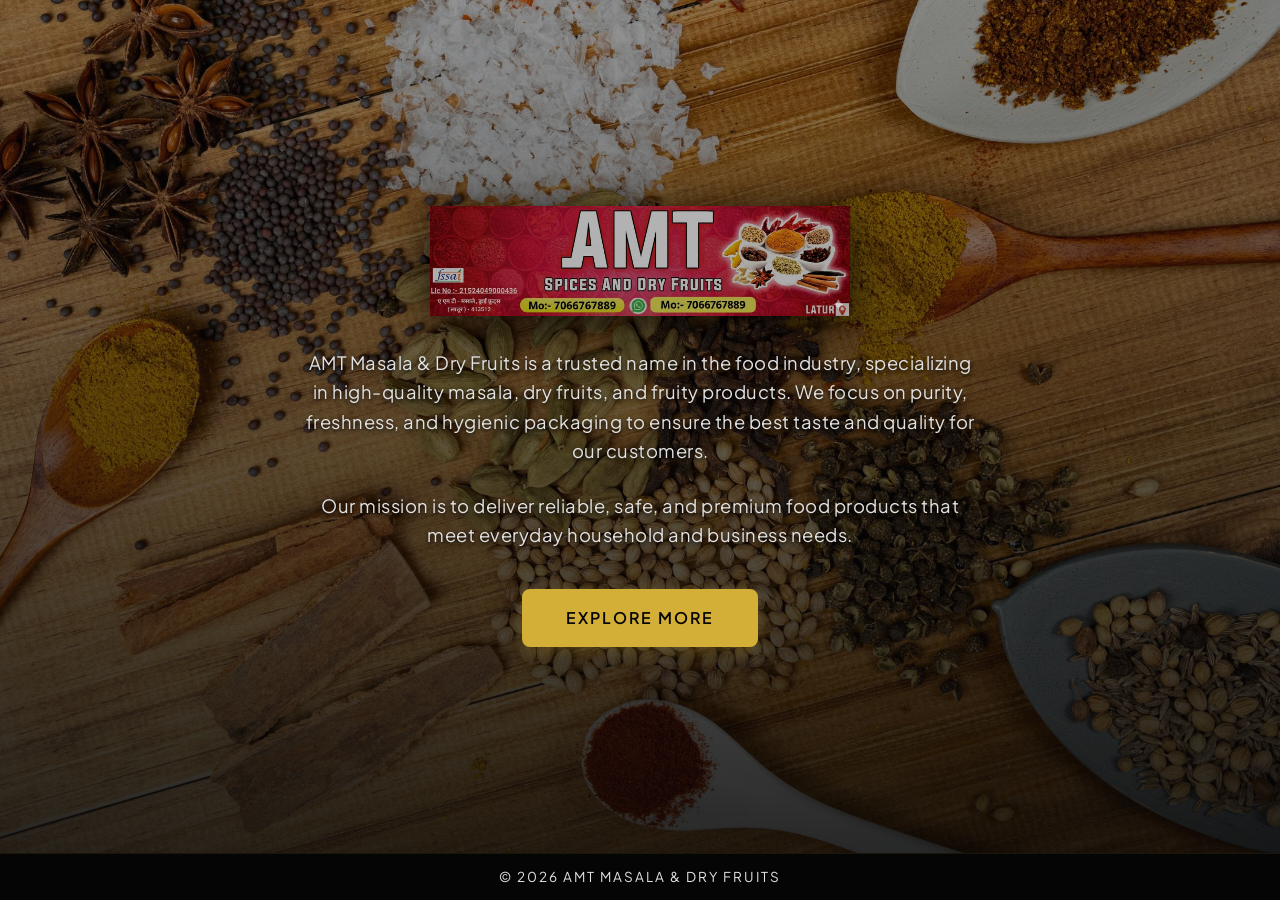
<file: index.html>
<!DOCTYPE html>
<html lang="en">
<head>
    <meta charset="UTF-8">

    <!-- ✅ IMPORTANT FOR RESPONSIVENESS -->
    <meta name="viewport" content="width=device-width, initial-scale=1.0">

    <title>AMT Masala & Dry Fruits</title>
    <link rel="stylesheet" href="arbaz.css">
</head>

<body>

    <!-- ===== Hero Section ===== -->
    <header>

        <div class="brand-image">
            <img src="amt_banner.jpeg" alt="AMT Masala & Dry Fruits">
        </div>

        <p class="description">
            AMT Masala & Dry Fruits is a trusted name in the food industry,
            specializing in high-quality masala, dry fruits, and fruity products.
            We focus on purity, freshness, and hygienic packaging to ensure
            the best taste and quality for our customers.
        </p>

        <p class="description">
            Our mission is to deliver reliable, safe, and premium food products
            that meet everyday household and business needs.
        </p>

        <div class="action-btn">
            <a href="amt1.html">Explore More</a>
        </div>

    </header>

    <!-- ===== Footer ===== -->
    <footer>
        <p>© 2026 AMT Masala & Dry Fruits</p>
    </footer>

</body>
</html>
</file>
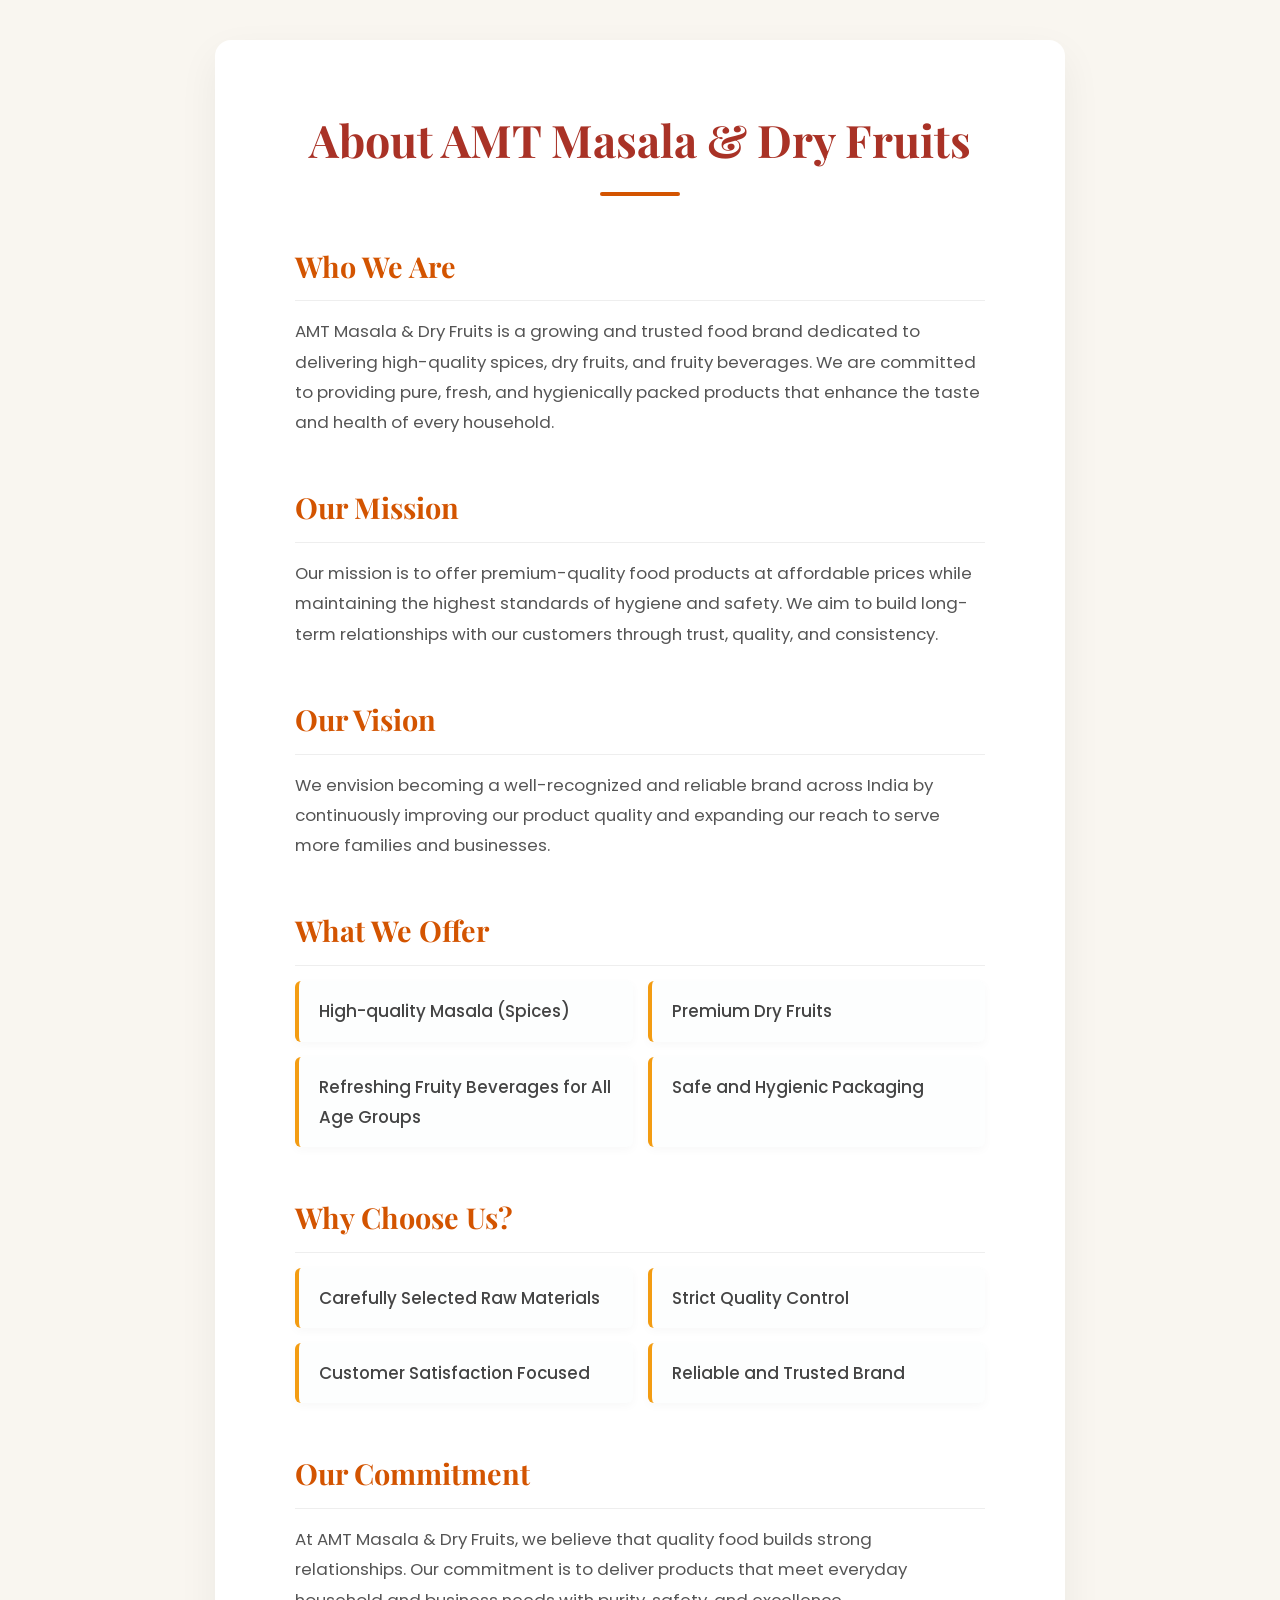
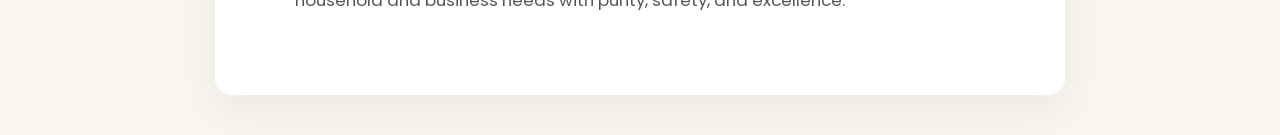
<file: about_taskbar.html>
<!DOCTYPE html>
<html lang="en">
<head>
    <meta charset="UTF-8">

    <!-- ✅ Important for Mobile Responsiveness -->
    <meta name="viewport" content="width=device-width, initial-scale=1.0">

    <title>About Us - AMT Masala & Dry Fruits</title>
    <link rel="stylesheet" href="about_taskbr.css">
</head>

<body>

    <h1>About AMT Masala & Dry Fruits</h1>

    <h2>Who We Are</h2>
    <p>
        AMT Masala & Dry Fruits is a growing and trusted food brand dedicated to delivering
        high-quality spices, dry fruits, and fruity beverages. We are committed to providing
        pure, fresh, and hygienically packed products that enhance the taste and health of
        every household.
    </p>

    <h2>Our Mission</h2>
    <p>
        Our mission is to offer premium-quality food products at affordable prices while
        maintaining the highest standards of hygiene and safety. We aim to build long-term
        relationships with our customers through trust, quality, and consistency.
    </p>

    <h2>Our Vision</h2>
    <p>
        We envision becoming a well-recognized and reliable brand across India by continuously
        improving our product quality and expanding our reach to serve more families and businesses.
    </p>

    <h2>What We Offer</h2>
    <ul>
        <li>High-quality Masala (Spices)</li>
        <li>Premium Dry Fruits</li>
        <li>Refreshing Fruity Beverages for All Age Groups</li>
        <li>Safe and Hygienic Packaging</li>
    </ul>

    <h2>Why Choose Us?</h2>
    <ul>
        <li>Carefully Selected Raw Materials</li>
        <li>Strict Quality Control</li>
        <li>Customer Satisfaction Focused</li>
        <li>Reliable and Trusted Brand</li>
    </ul>

    <h2>Our Commitment</h2>
    <p>
        At AMT Masala & Dry Fruits, we believe that quality food builds strong relationships.
        Our commitment is to deliver products that meet everyday household and business needs
        with purity, safety, and excellence.
    </p>

</body>
</html>
</file>
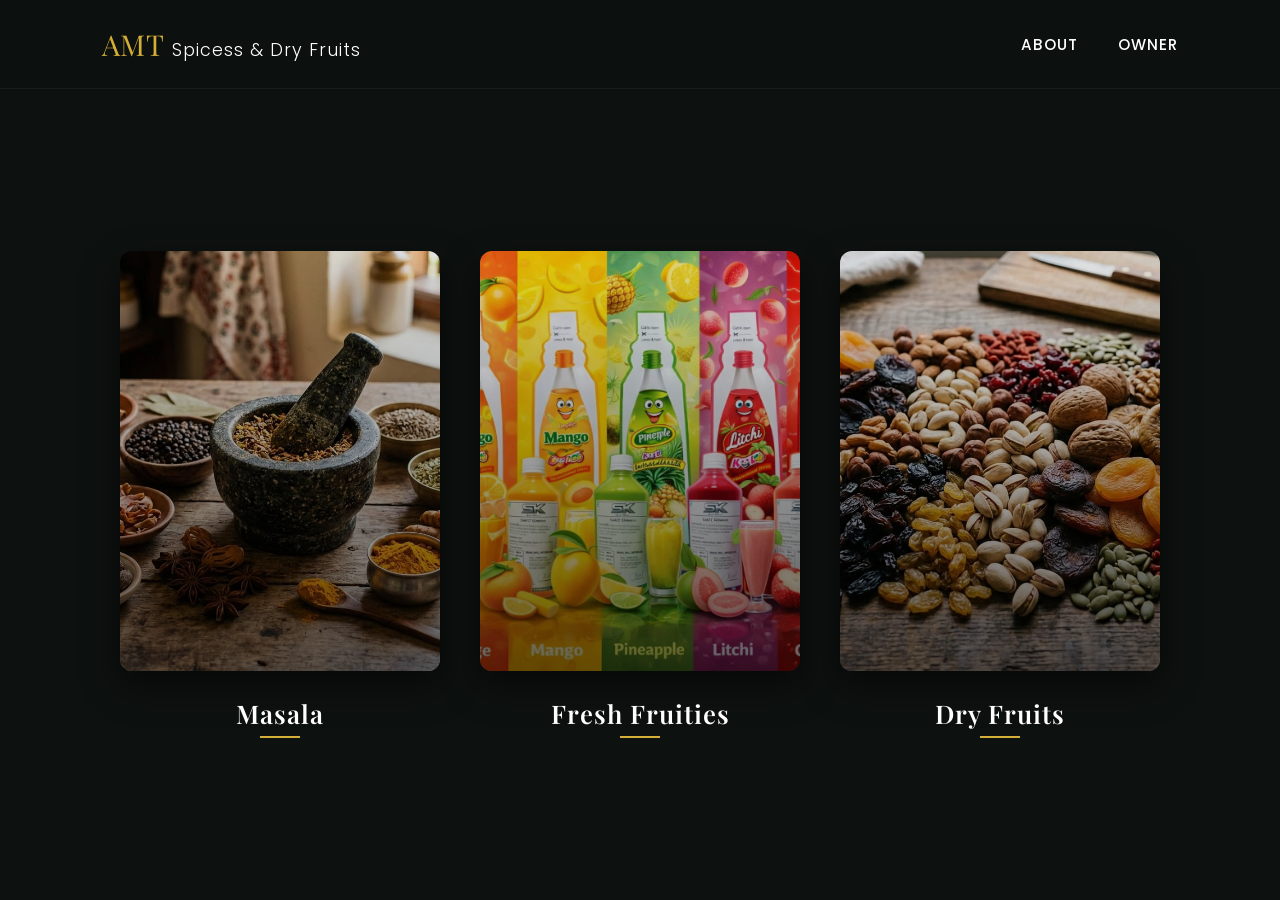
<file: amt1.html>
<!DOCTYPE html>
<html lang="en">
<head>
    <meta charset="UTF-8">
    <meta name="viewport" content="width=device-width, initial-scale=1.0">
    <title>AMT Spicess & Dry Fruits | Premium Selection</title>

    <link rel="stylesheet" href="arbaz1.css">

    <link href="https://fonts.googleapis.com/css2?family=Playfair+Display:wght@600;700&family=Poppins:wght@300;400;500;600&display=swap" rel="stylesheet">
</head>

<body>

    <nav class="navbar">
        <div class="logo">AMT <span>Spicess & Dry Fruits</span></div>
        <ul>
            <li><a href="about_taskbar.html">About</a></li>
            <li><a href="owner_taskbar.html">Owner</a></li>
        </ul>
    </nav>

    <section class="products-section">
        <div class="container">
            
            <div class="card">
                <a href="masala_section.html" class="card-link">
                    <div class="image-box">
                        <img src="masala_sectio_img.jpeg" alt="Premium Masala">
                    </div>
                    <h2 class="card-title">Masala</h2>
                </a>
            </div>

            <div class="card">
                <a href="fruities_section.html" class="card-link">
                    <div class="image-box">
                        <img src="fruity_section_img.jpeg" alt="Fresh Fruities">
                    </div>
                    <h2 class="card-title">Fresh Fruities</h2>
                </a>
            </div>

            <div class="card">
                <a href="dry_fruit_secion.html" class="card-link">
                    <div class="image-box">
                        <img src="dryfruit_section_img.jpeg" alt="Rich Dry Fruits">
                    </div>
                    <h2 class="card-title">Dry Fruits</h2>
                </a>
            </div>

        </div>
    </section>

</body>
</html>
</file>
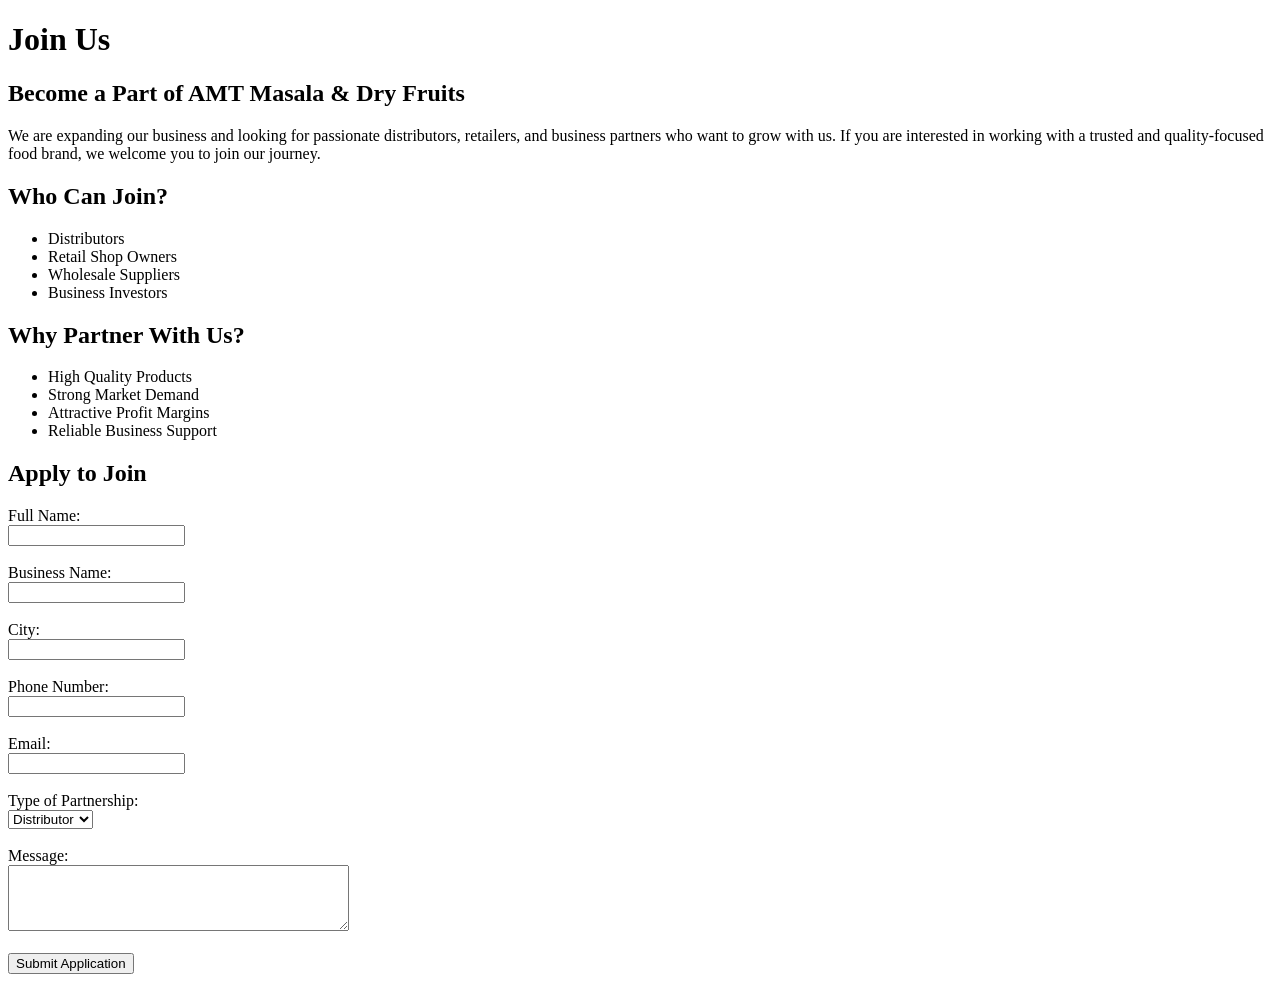
<file: joinus_taskbar.html>
<!DOCTYPE html>
<html lang="en">
<head>
    <meta charset="UTF-8">
    <title>Join Us - AMT Masala & Dry Fruits</title>
</head>

<body>

    <h1>Join Us</h1>

    <h2>Become a Part of AMT Masala & Dry Fruits</h2>
    <p>
        We are expanding our business and looking for passionate distributors,
        retailers, and business partners who want to grow with us. If you are
        interested in working with a trusted and quality-focused food brand,
        we welcome you to join our journey.
    </p>

    <h2>Who Can Join?</h2>
    <ul>
        <li>Distributors</li>
        <li>Retail Shop Owners</li>
        <li>Wholesale Suppliers</li>
        <li>Business Investors</li>
    </ul>

    <h2>Why Partner With Us?</h2>
    <ul>
        <li>High Quality Products</li>
        <li>Strong Market Demand</li>
        <li>Attractive Profit Margins</li>
        <li>Reliable Business Support</li>
    </ul>

    <h2>Apply to Join</h2>

    <form>
        <label>Full Name:</label><br>
        <input type="text" name="fullname"><br><br>

        <label>Business Name:</label><br>
        <input type="text" name="businessname"><br><br>

        <label>City:</label><br>
        <input type="text" name="city"><br><br>

        <label>Phone Number:</label><br>
        <input type="tel" name="phone"><br><br>

        <label>Email:</label><br>
        <input type="email" name="email"><br><br>

        <label>Type of Partnership:</label><br>
        <select name="partnership">
            <option>Distributor</option>
            <option>Retailer</option>
            <option>Wholesale</option>
            <option>Investor</option>
        </select><br><br>

        <label>Message:</label><br>
        <textarea name="message" rows="4" cols="40"></textarea><br><br>

        <button type="submit">Submit Application</button>
    </form>

</body>
</html>
</file>
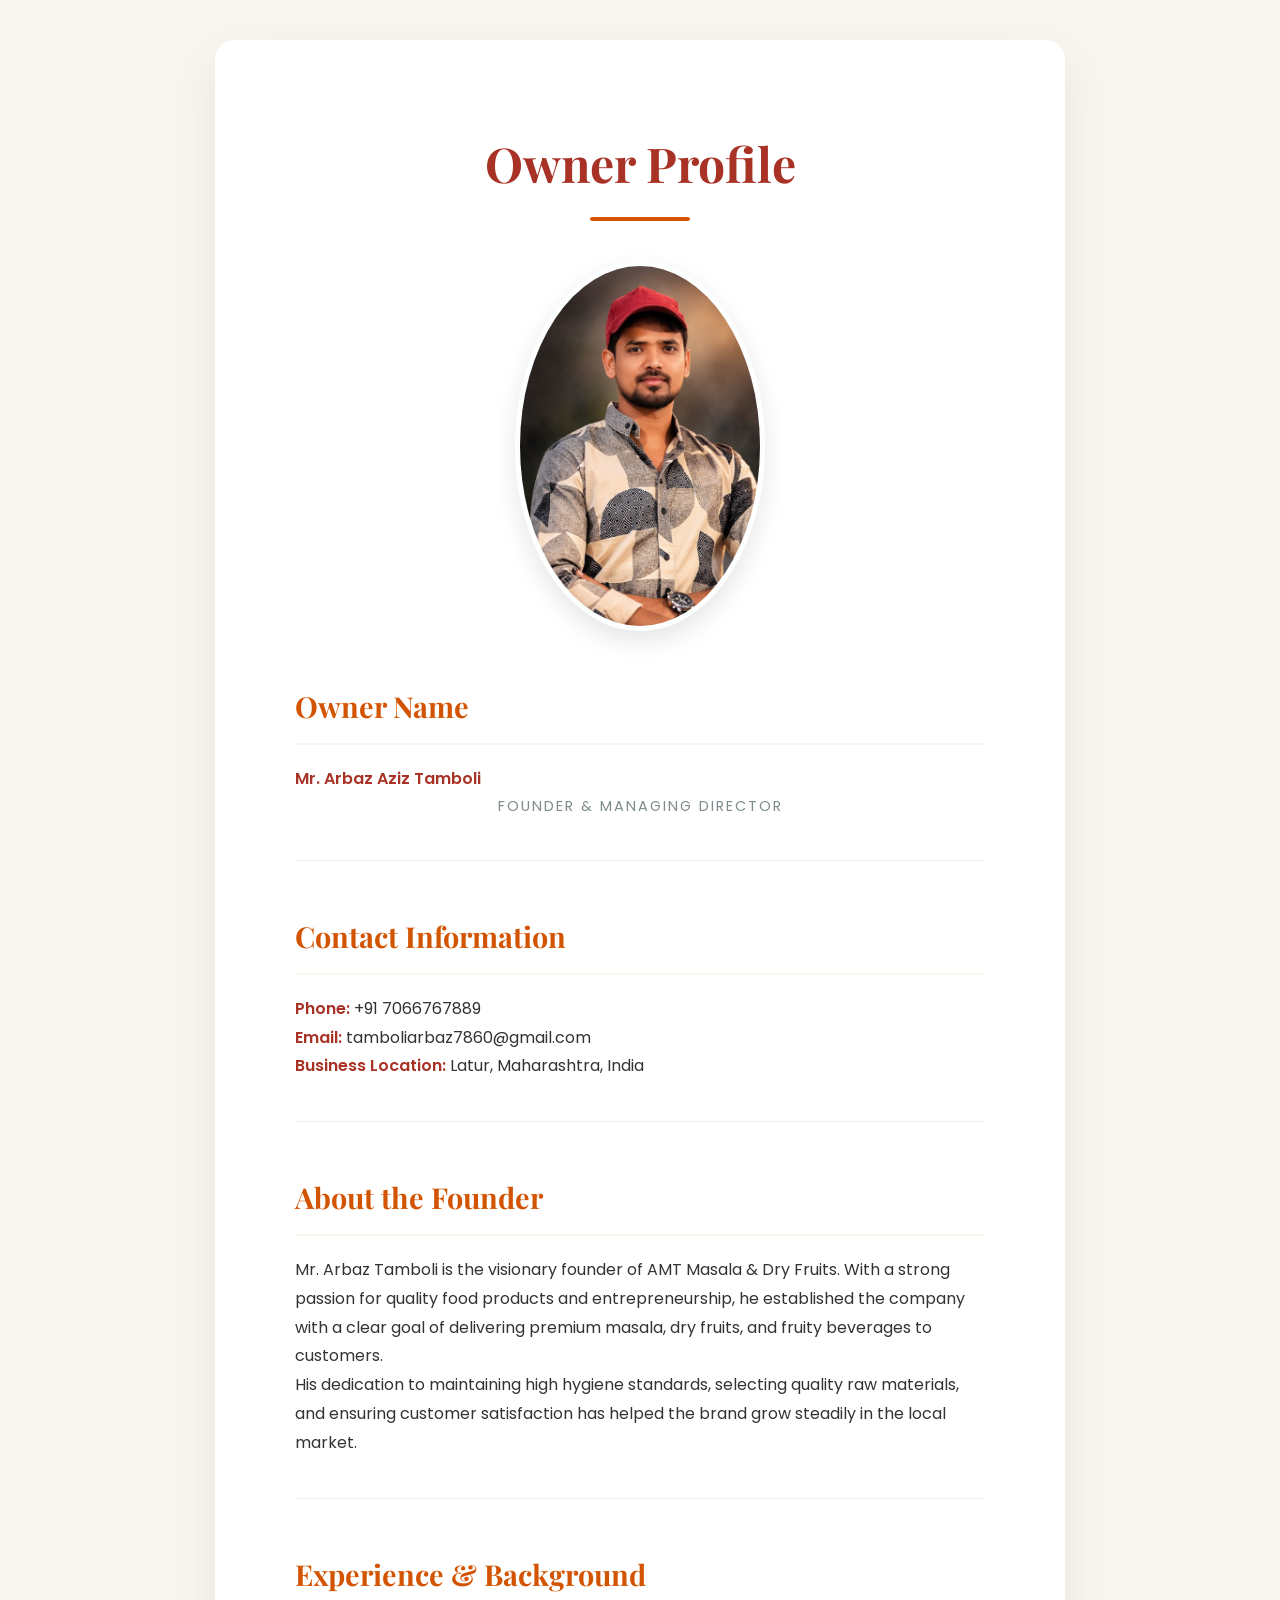
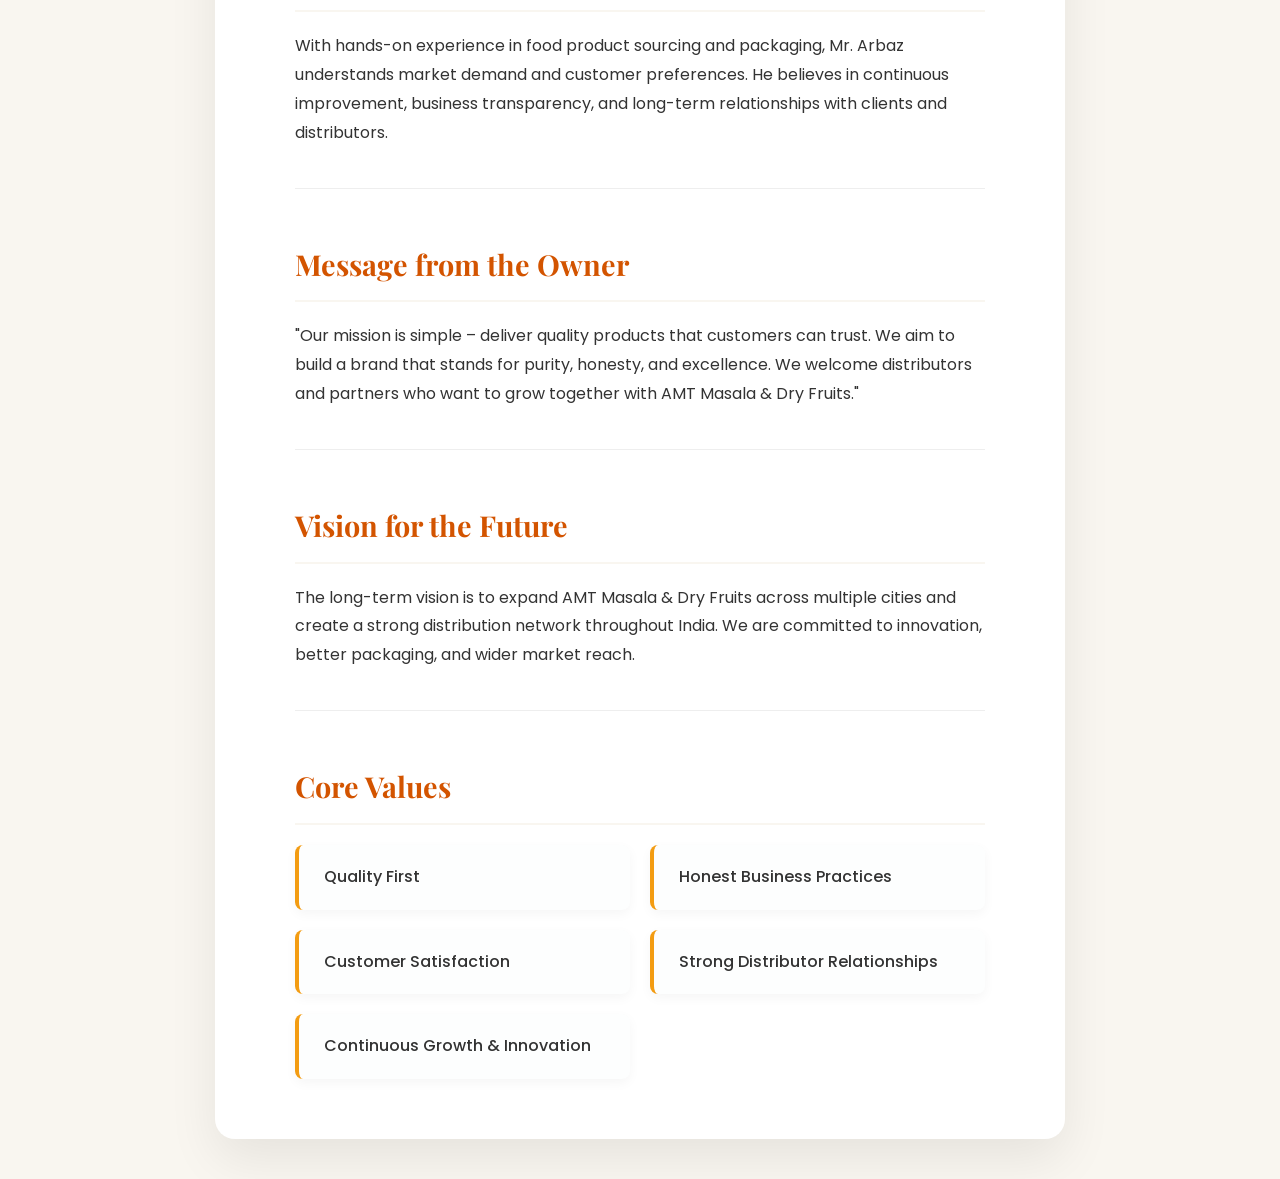
<file: owner_taskbar.html>
<!DOCTYPE html>
<html lang="en">
<head>
    <meta charset="UTF-8">

    <!-- ✅ Important for Mobile -->
    <meta name="viewport" content="width=device-width, initial-scale=1.0">

    <title>Owner - AMT Masala & Dry Fruits</title>
    <link rel="stylesheet" href="owner_taskbr.css">
</head>

<body>

    <h1>Owner Profile</h1>

    <img src="owner_img.jpeg" alt="Owner Photo" width="250">

    <h2>Owner Name</h2>
    <p><strong>Mr. Arbaz Aziz Tamboli</strong></p>

    <h3>Founder & Managing Director</h3>

    <hr>

    <h2>Contact Information</h2>
    <p><strong>Phone:</strong> +91 7066767889</p>
    <p><strong>Email:</strong> tamboliarbaz7860@gmail.com</p>
    <p><strong>Business Location:</strong> Latur, Maharashtra, India</p>

    <hr>

    <h2>About the Founder</h2>
    <p>
        Mr. Arbaz Tamboli is the visionary founder of AMT Masala & Dry Fruits.
        With a strong passion for quality food products and entrepreneurship,
        he established the company with a clear goal of delivering premium
        masala, dry fruits, and fruity beverages to customers.
    </p>

    <p>
        His dedication to maintaining high hygiene standards, selecting
        quality raw materials, and ensuring customer satisfaction has helped
        the brand grow steadily in the local market.
    </p>

    <hr>

    <h2>Experience & Background</h2>
    <p>
        With hands-on experience in food product sourcing and packaging,
        Mr. Arbaz understands market demand and customer preferences.
        He believes in continuous improvement, business transparency,
        and long-term relationships with clients and distributors.
    </p>

    <hr>

    <h2>Message from the Owner</h2>
    <p>
        "Our mission is simple – deliver quality products that customers
        can trust. We aim to build a brand that stands for purity, honesty,
        and excellence. We welcome distributors and partners who want to
        grow together with AMT Masala & Dry Fruits."
    </p>

    <hr>

    <h2>Vision for the Future</h2>
    <p>
        The long-term vision is to expand AMT Masala & Dry Fruits across
        multiple cities and create a strong distribution network throughout
        India. We are committed to innovation, better packaging, and wider
        market reach.
    </p>

    <hr>

    <h2>Core Values</h2>
    <ul>
        <li>Quality First</li>
        <li>Honest Business Practices</li>
        <li>Customer Satisfaction</li>
        <li>Strong Distributor Relationships</li>
        <li>Continuous Growth & Innovation</li>
    </ul>

</body>
</html>
</file>
<file: arbaz.css>
/* ===== MODERN PROFESSIONAL LUXURY THEME ===== */
@import url('https://fonts.googleapis.com/css2?family=Cinzel:wght@600;700&family=Plus+Jakarta+Sans:wght@300;400;500;600&display=swap');

:root {
    --premium-gold: #D4AF37;
    --gold-hover: #EED789;
    --deep-black: #050505;
    --text-white: #FFFFFF;
    --text-gray: #E2E2E2;
    --transition-fast: all 0.3s ease-in-out;
}

* {
    margin: 0;
    padding: 0;
    box-sizing: border-box;
}

::selection {
    background-color: var(--premium-gold);
    color: var(--deep-black);
}

body {
    background-color: var(--deep-black);
    color: var(--text-white);
    font-family: 'Plus Jakarta Sans', sans-serif; 
    line-height: 1.6;
    overflow-x: hidden;
    /* Footer ko bottom par fix rakhne ke liye flexbox */
    display: flex;
    flex-direction: column;
    min-height: 100vh;
}

h1, h2, h3 {
    font-family: 'Cinzel', serif;
    font-weight: 600;
    letter-spacing: 2px;
}

/* ===== ANIMATIONS ===== */
@keyframes fadeUp {
    0% { opacity: 0; transform: translateY(20px); }
    100% { opacity: 1; transform: translateY(0); }
}

/* ===== HERO SECTION ===== */
header {
    /* min-height use karein taaki content badhne par ye shrink na ho */
    min-height: calc(100vh - 50px); /* 50px footer ke liye chhod diya */
    width: 100%;
    display: flex;
    flex-direction: column;
    justify-content: center;
    align-items: center;
    text-align: center;
    position: relative;
    padding: 40px 20px;
    gap: 25px;

    background: 
        linear-gradient(to bottom, rgba(5, 5, 5, 0.4) 0%, rgba(5, 5, 5, 0.85) 100%),
        url('masal_interface.jpeg') center/cover no-repeat;
    
    /* Flex-grow taaki ye bachi hui jagah le le */
    flex-grow: 1;
}

/* ===== BRAND IMAGE ===== */
.brand-image img {
    width: 100%;
    max-width: 420px;
    height: auto;
    object-fit: contain;
    filter: drop-shadow(0 8px 24px rgba(0, 0, 0, 0.8));
    opacity: 0;
    animation: fadeUp 0.8s ease-out forwards;
}

/* ===== DESCRIPTION ===== */
.description {
    font-size: 1.15rem;
    color: var(--text-gray);
    max-width: 680px;
    font-weight: 400;
    letter-spacing: 0.5px;
    text-shadow: 0 2px 4px rgba(0, 0, 0, 0.9);
    opacity: 0;
    animation: fadeUp 0.8s ease-out 0.2s forwards;
}

/* ===== BUTTON ===== */
.action-btn {
    opacity: 0;
    animation: fadeUp 0.8s ease-out 0.4s forwards;
    margin-top: 15px;
}

.action-btn a {
    display: inline-flex;
    align-items: center;
    justify-content: center;
    padding: 14px 42px;
    text-decoration: none;
    background-color: var(--premium-gold);
    color: var(--deep-black);
    font-family: 'Plus Jakarta Sans', sans-serif;
    font-size: 1rem;
    font-weight: 600;
    text-transform: uppercase;
    letter-spacing: 2px;
    border: 2px solid var(--premium-gold);
    border-radius: 8px;
    box-shadow: 0 4px 15px rgba(212, 175, 55, 0.25);
    transition: var(--transition-fast);
}

.action-btn a:hover {
    background-color: transparent;
    color: var(--premium-gold);
    box-shadow: 0 8px 25px rgba(212, 175, 55, 0.4);
    transform: translateY(-4px);
}

/* ===== FOOTER ===== */
footer {
    /* Padding kam kar di gayi hai */
    padding: 12px 0; 
    background: var(--deep-black);
    text-align: center;
    border-top: 1px solid rgba(212, 175, 55, 0.1);
    /* Footer hamesha bottom par rahe */
    width: 100%;
}

footer p {
    font-size: 0.85rem;
    letter-spacing: 2px;
    color: var(--text-gray);
    font-weight: 400;
    text-transform: uppercase;
    margin: 0;
}

/* ================================================= */
/* ================= RESPONSIVE ==================== */
/* ================================================= */

/* Large Screens */
@media (min-width: 1400px) {
    .description {
        font-size: 1.25rem;
        max-width: 750px;
    }
}

/* Laptop */
@media (max-width: 1200px) {
    .brand-image img {
        max-width: 380px;
    }
    .description {
        font-size: 1.05rem;
    }
}

/* Tablet */
@media (max-width: 992px) {
    header {
        min-height: calc(100vh - 45px);
        padding: 60px 20px;
    }
    .brand-image img {
        max-width: 320px;
    }
    .description {
        font-size: 1rem;
        max-width: 90%;
    }
    .action-btn a {
        padding: 12px 32px;
        font-size: 0.9rem;
    }
}

/* Mobile */
@media (max-width: 768px) {
    header {
        /* Mobile par aur better fit ke liye */
        min-height: calc(100vh - 40px);
        padding: 40px 15px;
        gap: 15px;
    }
    .brand-image img {
        max-width: 260px;
        margin-bottom: 10px;
    }
    .description {
        font-size: 0.9rem;
        line-height: 1.4;
    }
    .action-btn {
        margin-top: 10px;
    }
    .action-btn a {
        padding: 10px 26px;
        font-size: 0.85rem;
        letter-spacing: 1px;
    }
    footer {
        padding: 10px 0;
    }
    footer p {
        font-size: 0.75rem;
    }
}

/* Small Mobile */
@media (max-width: 480px) {
    header {
        padding: 30px 15px;
        gap: 12px;
    }
    .brand-image img {
        max-width: 200px;
    }
    .description {
        font-size: 0.85rem;
    }
    .action-btn a {
        padding: 8px 20px;
        font-size: 0.8rem;
    }
    footer {
        padding: 8px 0;
    }
    footer p {
        font-size: 0.7rem;
        letter-spacing: 1px;
    }
}
</file>
<file: about_taskbr.css>
/* Import professional Google Fonts */
@import url('https://fonts.googleapis.com/css2?family=Playfair+Display:wght@600;700&family=Poppins:wght@300;400;500&display=swap');

/* Reset */
* {
    margin: 0;
    padding: 0;
    box-sizing: border-box;
}

/* Background */
html {
    background-color: #F9F6F0;
    padding: 40px 20px;
}

/* Body Card Layout */
body {
    background-color: #FFFFFF;
    max-width: 850px;
    margin: 0 auto;
    padding: 60px 80px;
    border-radius: 16px;
    box-shadow: 0 15px 40px rgba(0, 0, 0, 0.06);
    font-family: 'Poppins', sans-serif;
    color: #333333;
    line-height: 1.8;
}

/* Main Title */
h1 {
    font-family: 'Playfair Display', serif;
    color: #A93226;
    text-align: center;
    font-size: 2.8rem;
    margin-bottom: 40px;
    position: relative;
    padding-bottom: 15px;
}

h1::after {
    content: '';
    position: absolute;
    bottom: 0;
    left: 50%;
    transform: translateX(-50%);
    width: 80px;
    height: 4px;
    background-color: #D35400;
    border-radius: 2px;
}

/* Sub Headings */
h2 {
    font-family: 'Playfair Display', serif;
    color: #D35400;
    font-size: 1.8rem;
    margin-top: 45px;
    margin-bottom: 15px;
    border-bottom: 1px solid #EEEEEE;
    padding-bottom: 8px;
}

/* Paragraph */
p {
    font-size: 1.05rem;
    color: #555555;
    margin-bottom: 20px;
}

/* List Grid */
ul {
    list-style: none;
    padding: 0;
    margin-bottom: 30px;
    display: grid;
    grid-template-columns: 1fr 1fr;
    gap: 15px;
}

/* List Items */
li {
    background: #FDFEFE;
    padding: 15px 20px;
    border-left: 4px solid #F39C12;
    border-radius: 6px;
    box-shadow: 0 3px 10px rgba(0,0,0,0.03);
    font-weight: 500;
    font-size: 1.05rem;
    color: #444;
    transition: all 0.3s ease;
}

li:hover {
    transform: translateY(-3px);
    box-shadow: 0 6px 15px rgba(0,0,0,0.08);
    border-left-color: #A93226;
}

/* ================================================= */
/* ================= RESPONSIVE ==================== */
/* ================================================= */

/* Large Screens */
@media (min-width: 1400px) {
    body {
        max-width: 1000px;
    }
}

/* Laptop */
@media (max-width: 1200px) {
    body {
        padding: 50px 60px;
    }
}

/* Tablet */
@media (max-width: 992px) {
    body {
        padding: 45px 40px;
    }

    h1 {
        font-size: 2.4rem;
    }

    h2 {
        font-size: 1.6rem;
    }
}

/* Mobile */
@media (max-width: 768px) {
    body {
        padding: 40px 30px;
    }

    ul {
        grid-template-columns: 1fr;
    }

    h1 {
        font-size: 2.2rem;
    }

    h2 {
        font-size: 1.4rem;
    }

    p, li {
        font-size: 0.95rem;
    }
}

/* Small Mobile */
@media (max-width: 480px) {
    html {
        padding: 20px 10px;
    }

    body {
        padding: 30px 20px;
        border-radius: 10px;
    }

    h1 {
        font-size: 1.8rem;
    }

    h2 {
        font-size: 1.2rem;
    }

    p, li {
        font-size: 0.9rem;
    }
}
</file>
<file: arbaz1.css>
/* ===== Reset ===== */
* {
    margin: 0;
    padding: 0;
    box-sizing: border-box;
}

/* ===== Body ===== */
body {
    font-family: 'Poppins', Arial, sans-serif;
    background: #0d110f;
    color: #ffffff;
    min-height: 100vh;
    display: flex;
    flex-direction: column;
    overflow-x: hidden;
}

/* ===== Remove Link Underlines ===== */
a {
    text-decoration: none;
    color: inherit;
}

/* ===== Navbar ===== */
.navbar {
    display: flex;
    justify-content: space-between;
    align-items: center;
    padding: 25px 8%;
    background: rgba(13, 17, 15, 0.85);
    backdrop-filter: blur(15px);
    border-bottom: 1px solid rgba(255, 255, 255, 0.05);
    position: sticky;
    top: 0;
    z-index: 1000;
}

.logo {
    font-family: 'Playfair Display', serif;
    font-size: 1.8rem;
    color: #d4af37;
    letter-spacing: 1px;
}

.logo span {
    font-family: 'Poppins', sans-serif;
    font-size: 1.1rem;
    color: #ffffff;
    font-weight: 300;
}

/* ===== Nav Links ===== */
.navbar ul {
    display: flex;
    list-style: none;
}

.navbar ul li {
    margin-left: 40px;
}

.navbar ul li a {
    font-size: 0.95rem;
    font-weight: 500;
    letter-spacing: 1px;
    text-transform: uppercase;
    transition: color 0.3s ease;
}

.navbar ul li a:hover {
    color: #d4af37;
}

/* ===== Products Section ===== */
.products-section {
    flex-grow: 1;
    display: flex;
    justify-content: center;
    align-items: center;
    padding: 60px 20px;
}

.container {
    display: flex;
    justify-content: center;
    gap: 40px;
    max-width: 1400px;
    width: 100%;
    flex-wrap: wrap;
}

/* ===== Card ===== */
.card {
    text-align: center;
    cursor: pointer;
}

/* ===== Image Box ===== */
.image-box {
    width: 320px;
    height: 420px;
    border-radius: 12px;
    overflow: hidden;
    position: relative;
    box-shadow: 0 15px 35px rgba(0, 0, 0, 0.5);
    transition: transform 0.5s cubic-bezier(0.25, 0.46, 0.45, 0.94),
                box-shadow 0.5s ease;
}

.image-box::after {
    content: "";
    position: absolute;
    inset: 0;
    background: linear-gradient(to bottom, rgba(0,0,0,0.1) 0%, rgba(0,0,0,0.6) 100%);
    transition: opacity 0.5s ease;
}

.image-box img {
    width: 100%;
    height: 100%;
    object-fit: cover;
    transition: transform 0.7s ease;
}

/* Hover Effects */
.card:hover .image-box {
    transform: translateY(-10px);
    box-shadow: 0 25px 50px rgba(212, 175, 55, 0.15);
}

.card:hover .image-box img {
    transform: scale(1.08);
}

.card:hover .image-box::after {
    opacity: 0.7;
}

/* ===== Card Title ===== */
.card-title {
    font-family: 'Playfair Display', serif;
    margin-top: 25px;
    font-size: 1.6rem;
    font-weight: 600;
    color: #ffffff;
    letter-spacing: 1px;
    position: relative;
    display: inline-block;
    padding-bottom: 8px;
    transition: color 0.3s ease;
}

.card-title::after {
    content: "";
    position: absolute;
    width: 40px;
    height: 2px;
    left: 50%;
    transform: translateX(-50%);
    bottom: 0;
    background: #d4af37;
    transition: width 0.4s ease;
}

.card:hover .card-title {
    color: #d4af37;
}

.card:hover .card-title::after {
    width: 100%;
}

/* ================================================= */
/* ================= RESPONSIVE ==================== */
/* ================================================= */

/* Large Screens */
@media (min-width: 1500px) {
    .image-box {
        width: 360px;
        height: 460px;
    }
}

/* Laptop */
@media (max-width: 1200px) {
    .container {
        gap: 30px;
    }
    .image-box {
        width: 280px;
        height: 380px;
    }
}

/* Tablet */
@media (max-width: 992px) {
    .navbar {
        padding: 20px 5%;
    }
    .image-box {
        width: 260px;
        height: 360px;
    }
}

/* Mobile */
@media (max-width: 850px) {
    .navbar {
        flex-direction: column;
        gap: 15px;
        padding: 20px;
    }

    .navbar ul {
        justify-content: center;
    }

    .navbar ul li {
        margin: 0 15px;
    }

    .container {
        flex-direction: column;
        align-items: center;
        gap: 40px;
    }

    .image-box {
        width: 320px;
        height: 400px;
    }
}

/* Small Mobile */
@media (max-width: 480px) {
    .logo {
        font-size: 1.5rem;
    }

    .logo span {
        font-size: 0.9rem;
    }

    .image-box {
        width: 90%;
        height: 360px;
    }

    .card-title {
        font-size: 1.3rem;
    }
}
</file>
<file: owner_taskbr.css>
/* Import professional Google Fonts */
@import url('https://fonts.googleapis.com/css2?family=Playfair+Display:wght@600;700&family=Poppins:wght@300;400;500;600&display=swap');

/* Reset */
* {
    margin: 0;
    padding: 0;
    box-sizing: border-box;
}

/* Base Background */
html {
    background-color: #F9F6F0;
    padding: 40px 20px;
    scroll-behavior: smooth;
}

/* Main Card */
body {
    background-color: #FFFFFF;
    max-width: 850px;
    margin: 0 auto;
    padding: 60px 80px;
    border-radius: 20px;
    box-shadow: 0 20px 50px rgba(0, 0, 0, 0.08);
    font-family: 'Poppins', sans-serif;
    color: #333333;
    line-height: 1.8;
}

/* Titles */
h1 {
    font-family: 'Playfair Display', serif;
    color: #A93226;
    text-align: center;
    font-size: 3rem;
    margin: 20px 0 40px;
    position: relative;
    padding-bottom: 15px;
}

h1::after {
    content: '';
    position: absolute;
    bottom: 0;
    left: 50%;
    transform: translateX(-50%);
    width: 100px;
    height: 4px;
    background-color: #D35400;
    border-radius: 10px;
}

h2 {
    font-family: 'Playfair Display', serif;
    color: #D35400;
    font-size: 1.8rem;
    margin-top: 50px;
    margin-bottom: 20px;
    border-bottom: 2px solid #F9F6F0;
    padding-bottom: 10px;
}

h3 {
    text-align: center;
    color: #7F8C8D;
    font-weight: 400;
    letter-spacing: 2px;
    text-transform: uppercase;
    font-size: 0.9rem;
    margin-bottom: 30px;
}

/* Image */
img {
    display: block;
    margin: 0 auto 30px;
    border-radius: 50%;
    border: 5px solid #FDFEFE;
    box-shadow: 0 10px 25px rgba(0,0,0,0.1);
    object-fit: cover;
    transition: transform 0.4s ease;
    max-width: 250px;
    width: 100%;
    height: auto;
}

img:hover {
    transform: scale(1.05);
}

strong {
    color: #A93226;
    font-weight: 600;
}

hr {
    border: 0;
    height: 1px;
    background: #EEEEEE;
    margin: 40px 0;
}

/* Core Values Grid */
ul {
    list-style: none;
    padding: 0;
    display: grid;
    grid-template-columns: 1fr 1fr;
    gap: 20px;
}

li {
    background: #FDFEFE;
    padding: 18px 25px;
    border-left: 4px solid #F39C12;
    border-radius: 8px;
    box-shadow: 0 4px 12px rgba(0,0,0,0.04);
    font-weight: 500;
    transition: all 0.3s ease;
}

li:hover {
    transform: translateX(10px);
    background-color: #A93226;
    color: #FFFFFF;
    border-left-color: #D35400;
}

/* ================================================= */
/* ================= RESPONSIVE ==================== */
/* ================================================= */

/* Large Screens */
@media (min-width: 1400px) {
    body {
        max-width: 1000px;
    }
}

/* Laptop */
@media (max-width: 1200px) {
    body {
        padding: 50px 60px;
    }
}

/* Tablet */
@media (max-width: 992px) {
    body {
        padding: 45px 40px;
    }

    h1 {
        font-size: 2.5rem;
    }

    h2 {
        font-size: 1.6rem;
    }
}

/* Mobile */
@media (max-width: 768px) {
    body {
        padding: 40px 25px;
        margin: 10px;
    }

    h1 {
        font-size: 2.2rem;
    }

    ul {
        grid-template-columns: 1fr;
    }

    img {
        max-width: 180px;
    }
}

/* Small Mobile */
@media (max-width: 480px) {
    html {
        padding: 20px 10px;
    }

    body {
        padding: 30px 20px;
        border-radius: 12px;
    }

    h1 {
        font-size: 1.8rem;
    }

    h2 {
        font-size: 1.3rem;
    }

    li {
        font-size: 0.9rem;
    }
}
</file>
